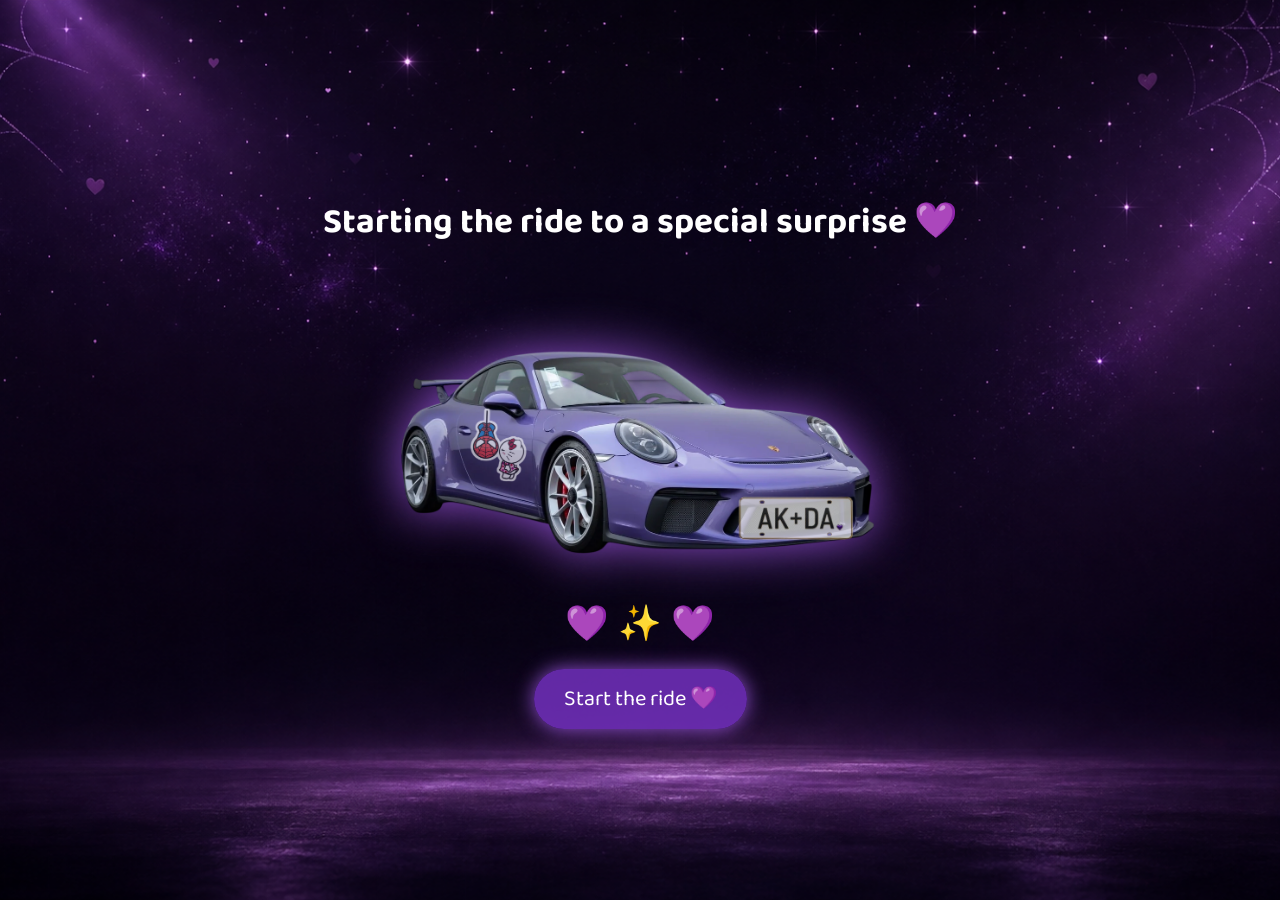
<file: index.html>
<!DOCTYPE html>
<html>

<head>
    <title>Starting the Ride 💜</title>
    <link href="https://fonts.googleapis.com/css2?family=Baloo+2:wght@500;700&display=swap" rel="stylesheet">
    <link rel="stylesheet" href="style.css">
</head>

<body>

    <div class="screen">

        <h1>Starting the ride to a special surprise 💜</h1>

        <img class="porsche" src="Porsche final.png">
        
        
        <div class="hearts">
    💜 ✨ 💜
</div>

<button class="start-button" onclick="window.location.href='page2.html'">
    Start the ride 💜
</button>
        
<iframe 
class="music-player"
src="https://audiomack.com/embed/drake/song/hurrr-nor-thurrr-9266659"
scrolling="no"
width="300"
height="80"
frameborder="0"
title="Hurrr Nor Thurrr">
</iframe>

    </div>

</body>

</html>
</file>
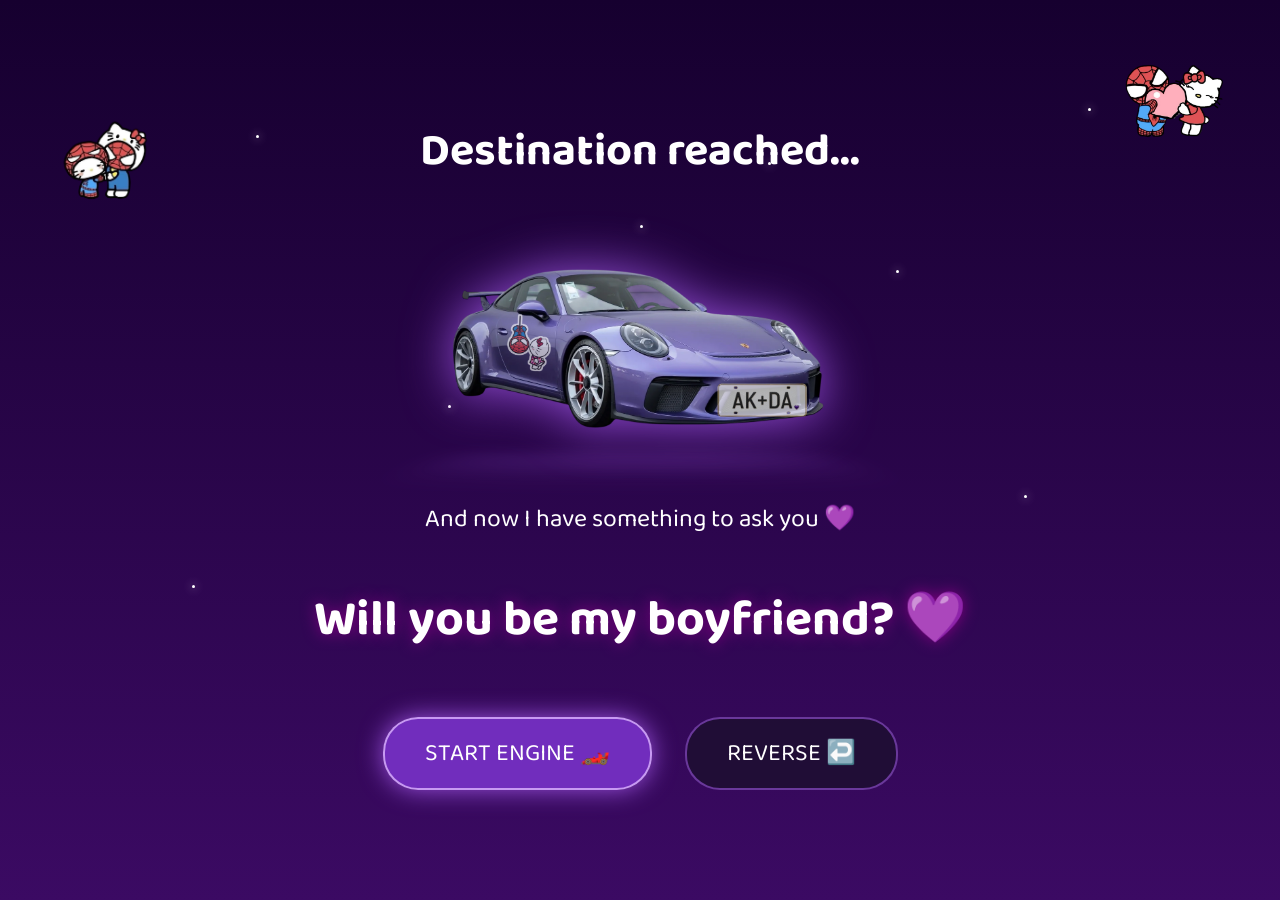
<file: page2.html>
<!DOCTYPE html>
<html>
<head>
    <title>Destination Reached 💜</title>

    <link href="https://fonts.googleapis.com/css2?family=Baloo+2:wght@500;700&display=swap" rel="stylesheet">

    <link rel="stylesheet" href="style.css">
</head>

<body class="page-two">

    <div class="stars">
    <span></span>
    <span></span>
    <span></span>
    <span></span>
    <span></span>
    <span></span>
    <span></span>
    <span></span>
</div>
    
    <div class="question-container">
        <h1>Destination reached...</h1>
        
        <div class="car-wrapper">
    <div class="heart-trail">
    <span>💜</span>
    <span>💜</span>
    <span>💜</span>
    <span>💜</span>
</div>
    <img class="porsche-page2" src="Porsche final.png">
</div>
        <div class="road-glow"></div>
        
        

   

        <p class="question-text">
            And now I have something to ask you 💜
        </p>

         <h2 class="big-question">
    Will you be my boyfriend? 💜
        </h2>

        <button class="engine-button">
            START ENGINE 🏎️
        </button>

        <button class="reverse-button">
            REVERSE ↩️
        </button>

    </div>
<script src="script.js"></script>
    
<img class="gif-one" src="GIF 1.png">
<img class="gif-two" src="GIF 2.png">

<iframe 
class="music-player"
src="https://audiomack.com/embed/drake/song/finesse"
scrolling="no"
width="300"
height="80"
frameborder="0"
title="Finesse">
</iframe>

</body>
</html>
</file>
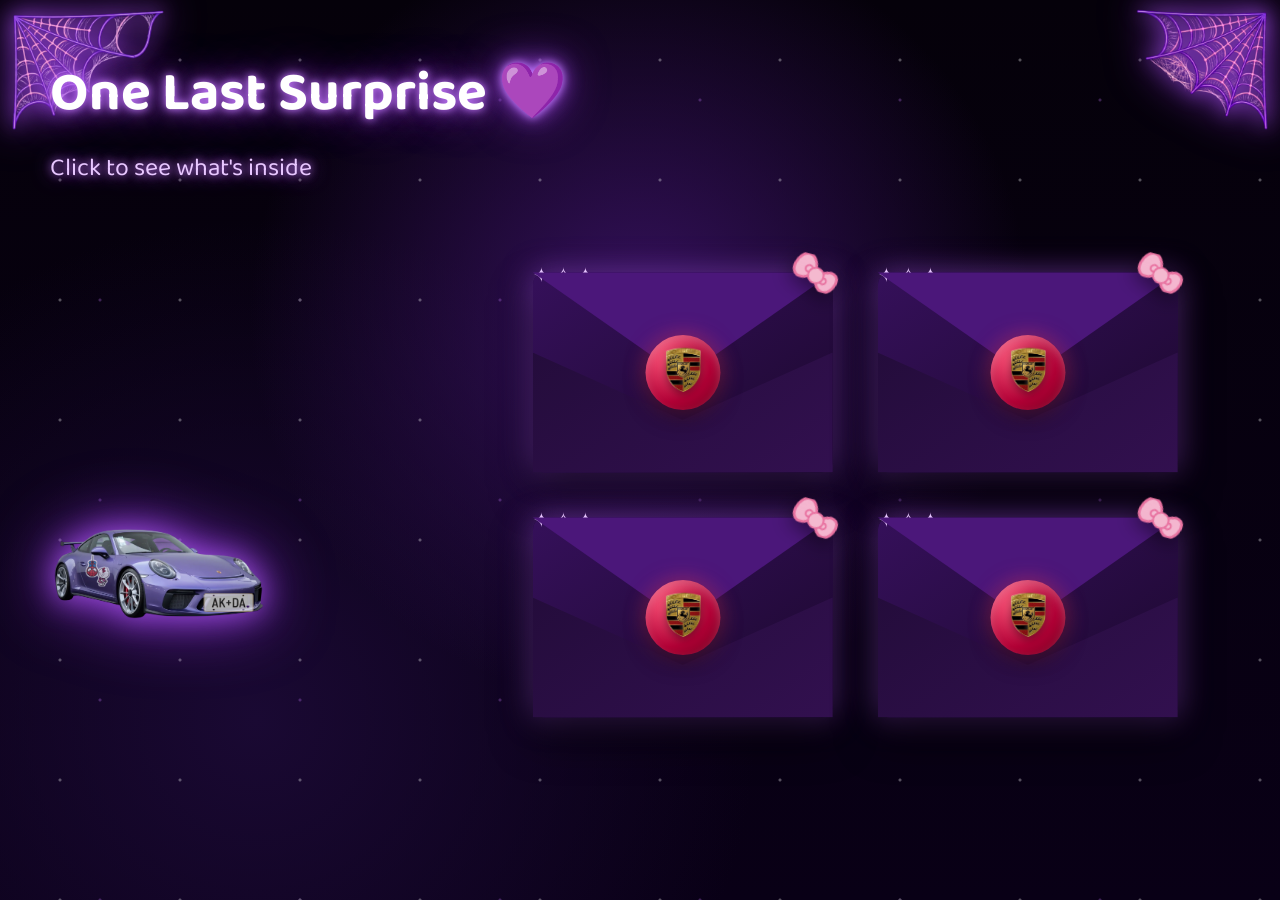
<file: page3.html>
<!DOCTYPE html>
<html>

<head>

    <title>One Last Surprise 💜</title>

    <link href="https://fonts.googleapis.com/css2?family=Baloo+2:wght@500;700&display=swap" rel="stylesheet">

    <link href="https://fonts.googleapis.com/css2?family=Short+Stack&display=swap" rel="stylesheet">

    <link rel="stylesheet" href="style.css">

</head>


<body class="page-three">


<div class="page3-background"></div>


<img class="web-left" src="web-left.png">

<img class="web-right" src="web-right.png">


<div class="page3-header">

    <h1>
        One Last Surprise 💜
    </h1>

    <p>
        Click to see what's inside
    </p>

</div>



<div class="page3-porsche">

    <img src="Porsche final.png" alt="Porsche">

</div>

<!-- =========================
     ENVELOPE COLLECTION
========================= -->

<div class="envelope-container">


    <!-- Envelope 1 -->

    <div class="envelope" data-memory="1">

        <div class="sparkles"></div>

        <div class="letter"></div>

        <div class="envelope-front"></div>

        <div class="envelope-flap"></div>


        <div class="wax-seal">

            <img 
            src="porsche-stamp.png"
            alt="Porsche stamp">

        </div>


        <img 
        class="hello-bow"
        src="hello-bow.png"
        alt="Hello Kitty bow">


    </div>




    <!-- Envelope 2 -->

    <div class="envelope" data-memory="2">

        <div class="sparkles"></div>

        <div class="letter"></div>

        <div class="envelope-front"></div>

        <div class="envelope-flap"></div>


        <div class="wax-seal">

            <img 
            src="porsche-stamp.png"
            alt="Porsche stamp">

        </div>


        <img 
        class="hello-bow"
        src="hello-bow.png"
        alt="Hello Kitty bow">


    </div>





    <!-- Envelope 3 -->

    <div class="envelope" data-memory="3">

        <div class="sparkles"></div>

        <div class="letter"></div>

        <div class="envelope-front"></div>

        <div class="envelope-flap"></div>


        <div class="wax-seal">

            <img 
            src="porsche-stamp.png"
            alt="Porsche stamp">

        </div>


        <img 
        class="hello-bow"
        src="hello-bow.png"
        alt="Hello Kitty bow">


    </div>





    <!-- Envelope 4 -->

    <div class="envelope" data-memory="4">

        <div class="sparkles"></div>

        <div class="letter"></div>

        <div class="envelope-front"></div>

        <div class="envelope-flap"></div>


        <div class="wax-seal">

            <img 
            src="porsche-stamp.png"
            alt="Porsche stamp">

        </div>


        <img 
        class="hello-bow"
        src="hello-bow.png"
        alt="Hello Kitty bow">


    </div>


</div>





<!-- =========================
     MEMORY REVEAL SCREENS
========================= -->


<div class="memory-screen" id="memory1">
    <div class="sparkles"></div>
    <div class="heart-particles"></div>
    <button class="close-memory">×</button>

    <div class="memory-paper">

        <img 
        src="memory1.jpeg"
        class="memory-photo">


    <iframe 
    class="memory-song"
    src="https://audiomack.com//embed/epi-11/song/best-i-ever-had"
    scrolling="no"
    width="100%"
    height="252"
    frameborder="0"
    title="Best I Ever Had">
    </iframe>

        <p class="memory-text">

            Forever my pretty and handsome boy. 😍

        </p>

    </div>

</div>





<div class="memory-screen" id="memory2">
  <div class="sparkles"></div>
    <div class="heart-particles"></div>
    <button class="close-memory">×</button>
    <div class="memory-paper">

        <img src="memory2.jpeg" class="memory-photo memory2-photo">

        <iframe 
    class="memory-song"
    src="https://audiomack.com//embed/partynextdoor/song/peace-of-mind"
    scrolling="no"
    width="100%"
    height="252"
    frameborder="0"
    title="PEACE OF MIND">
    </iframe>


        <p class="memory-text">

            You are my peace, my comfort, and my love. 💜

        </p>

    </div>

</div>





<div class="memory-screen" id="memory3">
    <div class="sparkles"></div>
    <div class="heart-particles"></div>
    <button class="close-memory">×</button>
    <div class="memory-paper">

        <img src="memory3.jpeg" class="memory-photo memory3-photo">

        <iframe 
    class="memory-song"
    src="https://audiomack.com//embed/drake/song/overdrive"
    scrolling="no"
    width="100%"
    height="252"
    frameborder="0"
    title="Overdrive">
    </iframe>


        <p class="memory-text">

        Forever my favourite person. ♾️🥰

        </p>

    </div>

</div>





<div class="memory-screen" id="memory4">
  <div class="sparkles"></div>
    <div class="heart-particles"></div>
    <button class="close-memory">×</button>

    <div class="memory-paper">

      <img src="memory4.jpeg" class="memory-photo memory4-photo">


        <iframe 
    class="memory-song"
    src="https://audiomack.com//embed/ashtonollivierre/song/find-your-love-3"
    scrolling="no"
    width="100%"
    height="252"
    frameborder="0"
    title="Find Your Love">
    </iframe>
        
        <p class="memory-text">

        My favourite kind of love. I love you 💜

        </p>

    </div>

</div>
    
</div>
<script src="page3.js"></script>

</body>
</html>
</file>
<file: style.css>
body {
    margin: 0;
    background-image: url("IMG_8092.png");
    background-size: cover;
    background-position: center;
    height: 100vh;
}
.screen {
    height: 100vh;
    display: flex;
    flex-direction: column;
    justify-content: center;
    align-items: center;
}

h1 {
    color: white;
    font-size: 35px;
    text-align: center;
}

.porsche {
    width: 60%;
    max-width: 500px;
    animation: driveIn 2s ease-out;
    filter: drop-shadow(0 0 25px rgba(180, 100, 255, 0.8));
}

@keyframes driveIn {
    from {
        transform: translateX(-100vw);
    }
    to {
        transform: translateX(0);
    }
}

@keyframes stickerPop {
    0% {
        transform: scale(1);
    }
    50% {
        transform: scale(1.05);
    }
    100% {
        transform: scale(1);
    }
}
h1 {
    font-family: "Baloo 2", cursive;
}
.hearts {
    font-size: 35px;
    animation: floatHearts 3s ease-in-out infinite;
    margin-top: 20px;
}

@keyframes floatHearts {
    0% {
        transform: translateY(0);
        opacity: 1;
    }
    50% {
        transform: translateY(-20px);
        opacity: 0.8;
    }
    100% {
        transform: translateY(0);
        opacity: 1;
    }
}
.plate {
    width: 80px;
    position: absolute;
    top: 80%;
    left: 62%;
    transform: translateX(-50%);
}
.start-button {
    margin-top: 25px;
    padding: 12px 30px;
    font-size: 22px;
    font-family: "Baloo 2", cursive;
    color: white;
    background: rgba(120, 50, 200, 0.8);
    border: none;
    border-radius: 30px;
    cursor: pointer;
    box-shadow: 0 0 20px rgba(180, 100, 255, 0.8);
}
.music-player {
    position: fixed;
    bottom: 20px;
    left: 20px;
    width: 300px;
    height: 120px;
}
.page-two {
    min-height: 100vh;
    background: linear-gradient(to bottom, #16002f, #3b0a63);
    display: flex;
    justify-content: center;
    align-items: center;
    overflow: hidden;
    font-family: "Baloo 2", cursive;
}

.question-container {
    text-align: center;
    color: white;
    position: relative;
}

.porsche-page2 {
    width: 60%;
    max-width: 500px;
    position: relative;
    animation: driveIn 3s ease-out forwards;
    filter: drop-shadow(0 0 25px rgba(180, 100, 255, 0.8));
}


@keyframes driveIn {
    0% {
        transform: translateX(-120vw);
    }

    80% {
        transform: translateX(10px);
    }

    100% {
        transform: translateX(0);
    }
}

.question-container h1 {
    font-size: 45px;
    margin-top: 20px;
}

.question-text {
    font-size: 25px;
}

.question-container h2 {
    font-size: 50px;
    color: white;
    text-shadow: 0 0 15px purple;
}
.stars {
    position: absolute;
    inset: 0;
    z-index: 0;
}

.stars span {
    position: absolute;
    width: 3px;
    height: 3px;
    background: white;
    border-radius: 50%;
    box-shadow: 0 0 10px white;
    animation: twinkle 3s infinite;
}

.stars span:nth-child(1) {
    top: 15%;
    left: 20%;
}

.stars span:nth-child(2) {
    top: 30%;
    left: 70%;
}

.stars span:nth-child(3) {
    top: 12%;
    left: 85%;
}

.stars span:nth-child(4) {
    top: 45%;
    left: 35%;
}

.stars span:nth-child(5) {
    top: 25%;
    left: 50%;
}

.stars span:nth-child(6) {
    top: 55%;
    left: 80%;
}

.stars span:nth-child(7) {
    top: 18%;
    left: 60%;
}

.stars span:nth-child(8) {
    top: 65%;
    left: 15%;
}

@keyframes twinkle {
    50% {
        opacity: 0.3;
        transform: scale(1.5);
    }
}
.road-glow {
    width: 420px;
    height: 25px;
    background: rgba(180, 100, 255, 0.25);
    border-radius: 50%;
    filter: blur(18px);
    margin: -10px auto 0;
    transform: perspective(200px) rotateX(60deg);
}

.question-container h1 {
    margin-bottom: 20px;
}
.question-text {
    color: white;
    opacity: 0;
    animation: textReveal 2s ease forwards;
    animation-delay: 5.5s;
}
@keyframes textReveal {
    from {
        opacity: 0;
        transform: translateY(20px);
    }

    to {
        opacity: 1;
        transform: translateY(0);
    }
}

.question-text {
    color: white;
    opacity: 0;
    animation: textReveal 2s ease forwards;
    animation-delay: 5.5s;
}
.big-question {
    color: white;
    font-size: 45px;
    font-family: "Baloo 2", cursive;
    text-align: center;
    opacity: 0;
    animation: bigReveal 2s ease forwards;
    animation-delay: 8s;
    text-shadow: 0 0 20px rgba(180, 100, 255, 0.9);
}

@keyframes bigReveal {
    from {
        opacity: 0;
        transform: scale(0.8);
    }

    to {
        opacity: 1;
        transform: scale(1);
    }
}
.engine-button,
.reverse-button {
    padding: 15px 40px;
    font-size: 24px;
    font-family: "Baloo 2", cursive;
    border-radius: 35px;
    cursor: pointer;
    margin: 15px;
    transition: 0.3s ease;
}

.engine-button {
    color: white;
    background: rgba(120, 50, 200, 0.9);
    border: 2px solid rgba(220, 180, 255, 0.8);
    box-shadow: 0 0 25px rgba(180, 100, 255, 0.8);
}

.reverse-button {
    color: white;
    background: rgba(30, 15, 50, 0.9);
    border: 2px solid rgba(180, 100, 255, 0.5);
}
.engine-button:active {
    transform: scale(0.95);
    box-shadow: 0 0 40px rgba(220, 150, 255, 1);
}

.drive-away {
    animation: driveAway 3s ease-in forwards;
}

@keyframes driveAway {
    from {
        transform: translateX(0);
    }

    to {
        transform: translateX(120vw);
    }
}
.heart-trail {
    position: absolute;
    left: -180px;
    top: 50%;
    transform: translateY(-50%);
    display: flex;
    gap: 60px;
    opacity: 0;
    z-index: 2;
}

.heart-trail span {
    font-size: 28px;
    filter: drop-shadow(0 0 15px rgba(180, 100, 255, 0.9));
}

.heart-fade span {
    animation: heartFade 2s ease forwards;
}

.heart-fade span:nth-child(1) {
    animation-delay: 0.2s;
}

.heart-fade span:nth-child(2) {
    animation-delay: 0.5s;
}

.heart-fade span:nth-child(3) {
    animation-delay: 0.8s;
}

.heart-fade span:nth-child(4) {
    animation-delay: 1.1s;
}

@keyframes heartFade {
    from {
        opacity: 1;
        transform: translateY(0);
    }

    to {
        opacity: 0;
        transform: translateY(-30px);
    }
}
.gif-one {
    position: fixed;
    top: 20px;
    left: 20px;
    width: 170px;
    z-index: 100;
}

.gif-two {
    position: fixed;
    top: 20px;
    right: 20px;
    width: 170px;
    z-index: 100;
}
.music-player {
    position: fixed;
    bottom: 20px;
    left: 20px;
    width: 300px;
    height: 80px;
    z-index: 200;
}
.page-three {
    background-image: none;
    background: #05010a;
}
.page-three .page3-header {
    position: absolute;
    top: 50px;
    left: 50px;
    text-align: left;
}


.page-three .page3-header h1 {
    color: white;
    font-family: "Baloo 2", sans-serif;
    font-size: 55px;
    margin: 0;

    text-shadow:
    0 0 8px #c77dff,
    0 0 20px #9d4edd,
    0 0 45px #7b2cbf;
}


.page-three .page3-header p {
    color: #e8c7ff;
    font-family: "Baloo 2", sans-serif;
    font-size: 25px;
    margin-top: 10px;

    text-shadow:
     0 0 8px #c77dff,
    0 0 20px #9d4edd;
}
.page-three .page3-porsche {

    position: absolute;

    left: 50px;

    top: 55%;

    width: 220px;

}


.page-three .page3-porsche img {

    width: 100%;

    filter:
    drop-shadow(0 0 15px #9d4edd)
    drop-shadow(0 0 30px #7b2cbf);

}

.page-three {
    min-height: 100vh;
    overflow: hidden;
    position: relative;
    background:
    radial-gradient(circle at 50% 35%, #35115c 0%, transparent 45%),
    radial-gradient(circle at 20% 80%, #1a0933 0%, transparent 40%),
    linear-gradient(#05010a, #090016);
}


.page-three .page3-background {
    position: absolute;
    inset: 0;
    z-index: 0;
    pointer-events: none;

    background:
    radial-gradient(circle, rgba(255,255,255,0.9) 1px, transparent 2px),
    radial-gradient(circle, rgba(199,125,255,0.8) 1px, transparent 2px);

    background-size: 120px 120px, 200px 200px;

    opacity: 0.35;
}
.page-three .page3-header,
.page-three .page3-porsche {
    z-index: 2;
}
.page-three .web-left,
.page-three .web-right {

    position: absolute;

    width: 260px;

    z-index: 2;

    pointer-events: none;

    filter:
    drop-shadow(0 0 10px #9d4edd)
    drop-shadow(0 0 20px #7b2cbf);

}


.page-three .web-left {

    top: 0;

    left: 0;
}



.page-three .web-right {

    top: 0;

    right: 0;
}
/* Envelope Layout */

.page-three .envelope-container {

    position: absolute;

    top: 55%;
    right: 8%;

    transform: translateY(-50%);

    display: grid;

    grid-template-columns: repeat(2, 300px);

    gap: 45px;

}



/* =========================
   ENVELOPE BODY
========================= */

.page-three .envelope {

    position: relative;

    width: 300px;
    height: 200px;

    background: linear-gradient(
        145deg,
        #35105a,
        #1c082e
    );

    border-radius: 12px;

    overflow: visible;

    perspective: 900px;

    box-shadow:
        0 20px 40px rgba(0,0,0,0.6),
        0 0 30px rgba(157,78,221,0.6);

    cursor: pointer;

}



/* =========================
   LETTER
========================= */

.page-three .letter {

    position: absolute;

    top: 15px;

    left: 25px;

    width: 250px;

    height: 160px;

    background: #fff1d6;

    border-radius: 8px;

    transform: translateY(120px);

    opacity: 0;

    z-index: 1;

    transition:
        transform 1.2s ease,
        opacity 0.6s ease;

    box-shadow:
        0 10px 25px rgba(0,0,0,0.3);

}



/* Letter rises above envelope */

.page-three .envelope.open .letter {

    transform: translateY(-110px);

    opacity: 1;

    z-index: 5;

}



/* =========================
   FRONT POCKET
========================= */

.page-three .envelope-front {

    position: absolute;

    bottom: 0;

    left: 0;

    width: 100%;

    height: 75%;


    background: linear-gradient(
        145deg,
        #230c3a,
        #32104f
    );


    clip-path: polygon(
        0 20%,
        50% 65%,
        100% 20%,
        100% 100%,
        0 100%
    );


    z-index: 3;

}



/* =========================
   TOP FLAP
========================= */

.page-three .envelope-flap {

    position: absolute;

    top: 0;

    left: 0;

    width: 0;

    height: 0;


    border-left: 150px solid transparent;

    border-right: 150px solid transparent;

    border-top: 105px solid #4b177a;


    transform-origin: top center;

    transition:
        transform 1s ease;


    z-index: 4;

}



/* Flap opens */

.page-three .envelope.open .envelope-flap {

    transform: rotateX(180deg);

}
/* =========================
   WAX SEAL (CENTER)
========================= */

.page-three .wax-seal {

    position: absolute;

    top: 50%;
    left: 50%;

    transform: translate(-50%, -50%);

    width: 75px;
    height: 75px;

    border-radius: 50%;

    background: radial-gradient(
        circle at 30% 30%,
        #ff557a,
        #b00035 60%,
        #65001c
    );

    display: flex;

    justify-content: center;

    align-items: center;

    z-index: 5;

    box-shadow:
        inset 0 5px 10px rgba(255,255,255,0.25),
        0 8px 20px rgba(0,0,0,0.5),
        0 0 20px rgba(255,60,120,0.5);

    transition:
        transform 0.5s ease,
        opacity 0.5s ease;

}



/* Porsche stamp inside wax seal */

.page-three .wax-seal img {

    width: 55px;

    height: 55px;

    object-fit: contain;

    filter:
        drop-shadow(0 3px 5px rgba(0,0,0,0.4));

}



/* =========================
   HELLO KITTY BOW
========================= */

.page-three .hello-bow {

    position: absolute;

    top: -20px;

    right: -15px;

    width: 65px;

    height: auto;

    z-index: 6;

    transform: rotate(15deg);

    filter:
        drop-shadow(0 5px 10px rgba(0,0,0,0.5));

    animation: bowFloat 3s ease-in-out infinite;

}



@keyframes bowFloat {

    0%, 100% {

        transform: rotate(15deg) translateY(0);

    }

    50% {

        transform: rotate(15deg) translateY(-5px);

    }

}



/* =========================
   WAX SEAL OPEN ANIMATION
========================= */

.page-three .envelope.open .wax-seal {

    transform:
        translate(-50%, -50%)
        scale(0);

    opacity: 0;

}
/* Memory Reveal Screen */

.page-three .memory-screen {

    position: fixed;

    inset: 0;

    background:
    radial-gradient(
        circle,
        rgba(157,78,221,0.4),
        #12051f
    );

    display: flex;

    justify-content: center;

    align-items: center;

    opacity: 0;

    pointer-events: none;

    transition: 0.8s ease;

    z-index: 20;

}



.page-three .memory-screen.show {

    opacity: 1;

    pointer-events: auto;

}



.memory-paper {

    width: 500px;

    min-height: 600px;

    background: #fff1d6;

    border-radius: 20px;

    padding: 40px;

    box-shadow:
    0 30px 80px rgba(0,0,0,0.6);

    transform: scale(0.7);

    transition: 0.8s ease;

}



.memory-screen.show .memory-paper {

    transform: scale(1);

}



.close-memory {

    position: absolute;

    top: 30px;

    right: 40px;

    font-size: 40px;

    background: none;

    border: none;

    color: white;

    cursor: pointer;

}
/* Sparkles around envelopes */

.page-three .sparkles {

    position: absolute;

    inset: -20px;

    pointer-events: none;

}


.page-three .sparkles::before,
.page-three .sparkles::after {

    content: "✦ ✧ ✦";

    position: absolute;

    color: #e8c7ff;

    font-size: 20px;

    animation: sparkleFloat 3s infinite ease-in-out;

}



.page-three .sparkles::before {

    top: 10px;

    left: 20px;

}



.page-three .sparkles::after {

    bottom: 20px;

    right: 20px;

}



@keyframes sparkleFloat {

    0%,100% {

        opacity: .5;

        transform: translateY(0);

    }


    50% {

        opacity: 1;

        transform: translateY(-10px);

    }

}



/* Hearts when opened */

.page-three .heart-particles {

    position: absolute;

    inset: 0;

    pointer-events: none;

}



.page-three .heart-particles::before {

    content: "💜 💕 ✨ 💜";

    position: absolute;

    left: 50%;

    top: 50%;

    transform: translate(-50%, -50%);

    font-size: 25px;

    opacity: 0;

}



.page-three .envelope.open .heart-particles::before {

    animation: heartsRise 1.5s ease forwards;

}



@keyframes heartsRise {

    0% {

        opacity: 0;

        transform:
        translate(-50%, 0)
        scale(.5);

    }


    50% {

        opacity: 1;

    }


    100% {

        opacity: 0;

        transform:
        translate(-50%, -120px)
        scale(1.2);

    }

}
/* =========================
   MEMORY PAPER ANIMATION
========================= */


.page-three .memory-paper {

    width: 500px;

    min-height: 600px;

    background: #fff1d6;

    border-radius: 20px;

    padding: 40px;

    box-shadow:
        0 30px 80px rgba(0,0,0,0.6),
        0 0 40px rgba(157,78,221,0.5);


    transform: scale(0.5) translateY(80px);

    opacity: 0;

    transition:
        transform 1s ease,
        opacity 0.8s ease;

}



/* When memory opens */

.page-three .memory-screen.show .memory-paper {

    transform:
        scale(1)
        translateY(0);

    opacity: 1;

}
/* =========================
   POLAROID PHOTO STYLE
========================= */


.page-three .memory-photo {

    width: 260px;

    height: 260px;

    object-fit: cover;


    background: white;

    padding: 12px;

    padding-bottom: 35px;


    box-shadow:
        0 15px 35px rgba(0,0,0,0.35);


    transform: rotate(-4deg);


    transition:
        transform 0.5s ease;

}



/* Slight movement when memory opens */

.page-three .memory-screen.show .memory-photo {

    animation: photoReveal 1s ease forwards;

}



@keyframes photoReveal {


    0% {

        opacity: 0;

        transform:
        rotate(-10deg)
        translateY(40px);

    }


    100% {

        opacity: 1;

        transform:
        rotate(-4deg)
        translateY(0);

    }

}
/* =========================
   MEMORY TEXT
========================= */

.page-three .memory-text {

    font-family: "Short Stack", cursive;

    font-size: 24px;

    color: #4a235a;

    line-height: 1.6;

    text-align: center;

}
/* =========================
   MEMORY SONG PLAYER
========================= */

.page-three .memory-song {

    width: 100%;

    height: 120px;

    border: none;

    border-radius: 18px;

    margin-top: 25px;

    overflow: hidden;

    box-shadow:
        0 10px 25px rgba(0,0,0,0.25),
        0 0 20px rgba(157,78,221,0.35);

}
.page-three .memory2-photo {
    object-position: 50% 20%;
}

.page-three .memory3-photo {
    object-position: 50% 20%;
}

.page-three .memory4-photo {
    object-position: 50% 30%;
}
</file>
